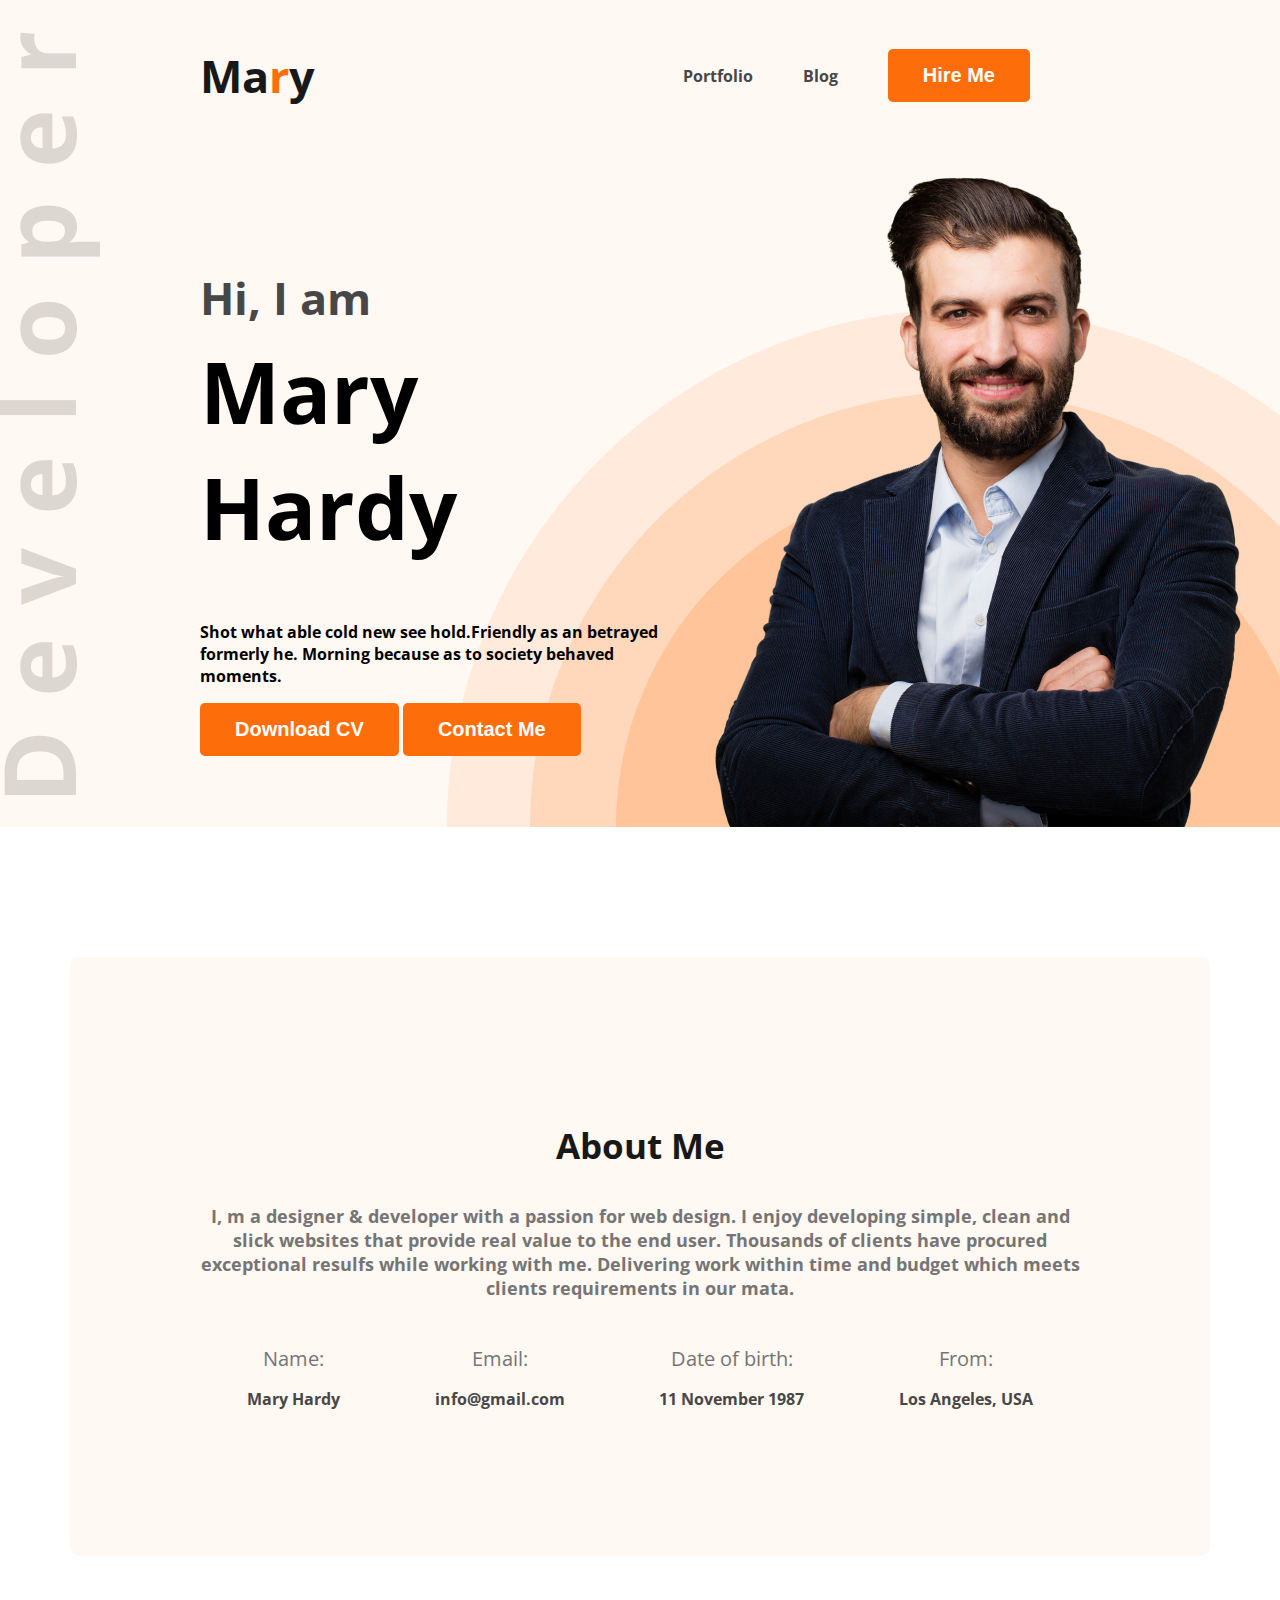
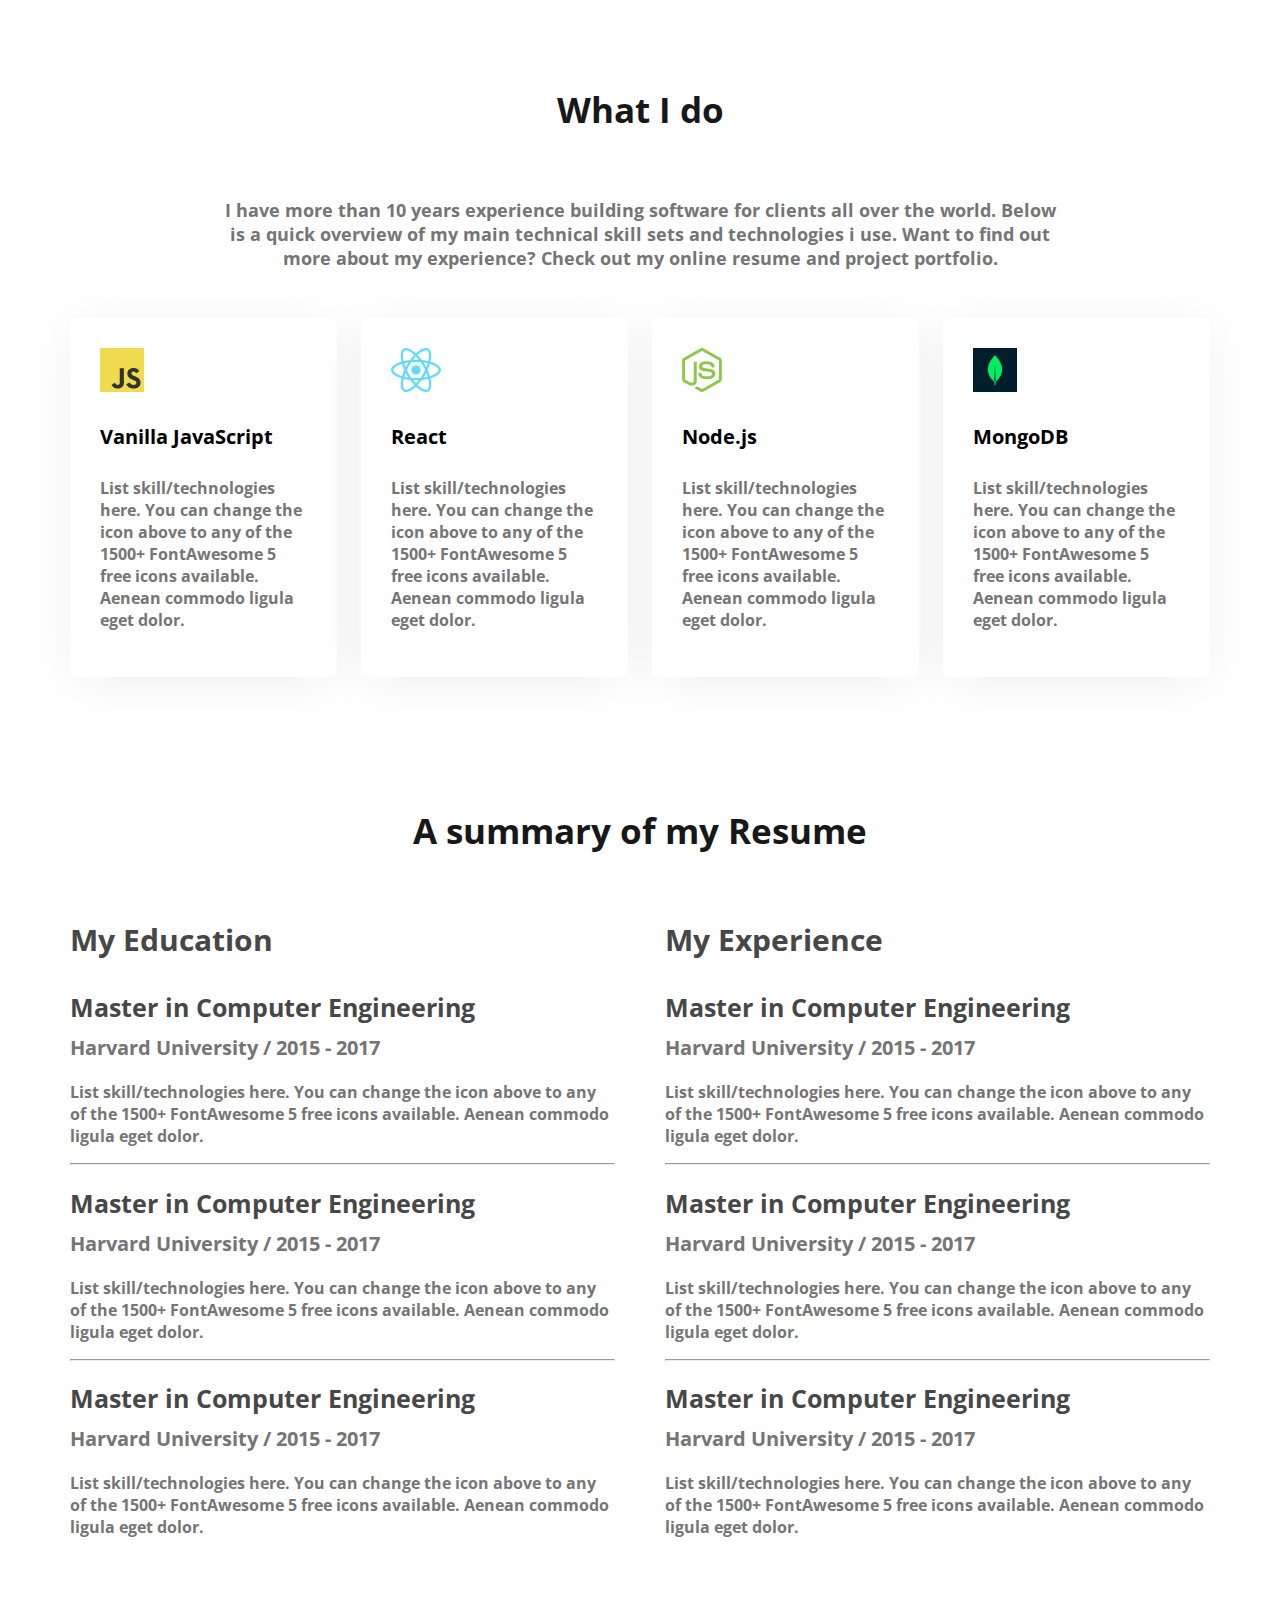
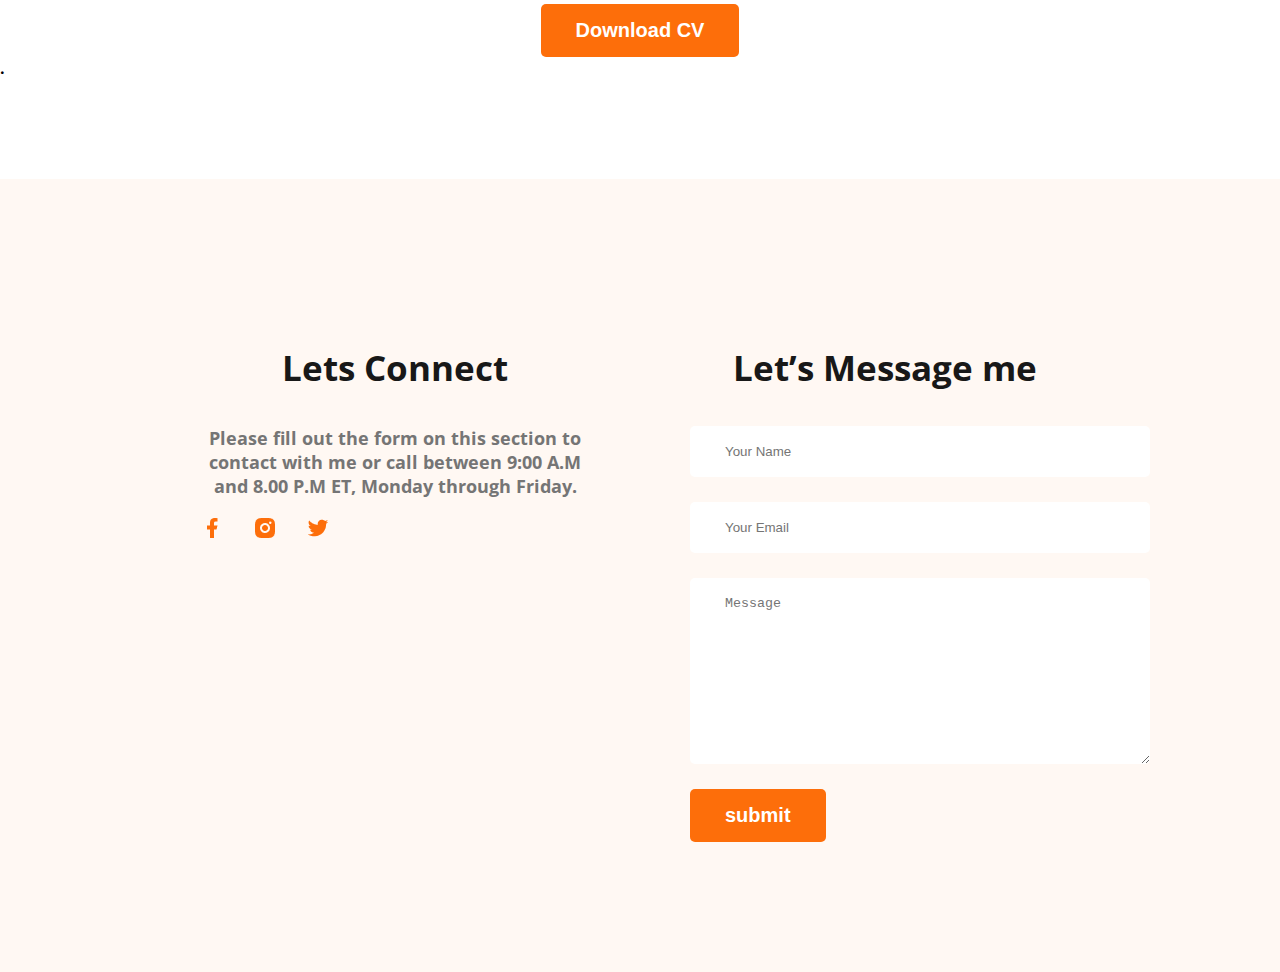
<file: index.html>
<!DOCTYPE html>
<html lang="en">
<head>
    <meta charset="UTF-8">
    <meta name="viewport" content="width=device-width, initial-scale=1.0">
    <title>Developer Portfolio</title>
    
    <link rel="preconnect" href="https://fonts.googleapis.com">
    <link rel="preconnect" href="https://fonts.gstatic.com" crossorigin>
    <link href="https://fonts.googleapis.com/css2?family=Open+Sans:ital,wght@0,800;1,800&display=swap" rel="stylesheet">  

    <link rel="stylesheet" href="Styles/portfolio.css">
    
</head>
<body>

    <header class="header">
        <nav>
            <h3 class="nav-title">Ma<span class="text-primary" >r</span>y</h3>

            <ul>
                <li> <a href="">Portfolio</a></li>
                <li><a href="">Blog</a></li>
                <li><button class="primary-btn">Hire Me</button></li>
            </ul>
        </nav>
        <div class="banner">
            <div class="banner-content" >
                <h3 class="greeting" >Hi, I  am</h3>
                <h1 class="my-name">Mary Hardy</h1>
                <p class="banner-description">Shot what able cold new see hold.Friendly as an betrayed formerly he. Morning because as to society behaved moments.
                </p>
                <button class="primary-btn">Download CV</button>
                <button class="primary-btn">Contact Me</button>
            </div>
            
            <img class="profile-pic" src="./images/hardy.png" alt="">
        </div>
    </header>

    <main>

        

        <section class="about">
            
                <h3 class="section-title">About Me</h3>
                <p class="section-description">I, m a designer & developer with a passion for web design. I enjoy developing simple, clean and slick websites that provide real value to the end user. Thousands of clients have procured exceptional resulfs while working with me. Delivering work within time and budget which meets clients requirements in our mata.</p>
            <div class="about-info-container">
                <div class="about-info">
                    <h4 class="info-title">Name:</h4>
                    <p class="info-description">Mary Hardy </p>
                </div>
                <div class="about-info">
                    <h4 class="info-title">Email:</h4>
                    <p class="info-description"> info@gmail.com</p>
                </div>
                <div class="about-info">
                    <h4 class="info-title">Date of birth:</h4>
                    <p class="info-description">11 November 1987</p>
                </div>
                <div class="about-info">
                    <h4 class="info-title">From:</h4>
                    <p class="info-description">Los Angeles, USA</p>
                </div>
            </div>
        </section>


        <section class="what-i-do">
            <h3 class="section-title">What I do</h3>
            <p id="what-i-do-description" class="section-description">I have more than 10 years experience building software for clients all over the world. Below is a quick overview of my main technical skill sets and technologies i use. Want to find out more about my experience? Check out my online resume and project portfolio.</p>


            <div class="skills-container">
                <div class="skills">
                    <img src="images/icons/js.png" alt="">
                    <h4 class="skills-title">Vanilla JavaScript</h4>
                    <p class="skills-description">List skill/technologies here. You can change the icon above to any of the 1500+ FontAwesome 5 free icons available. Aenean commodo ligula eget dolor.</p>
                </div>
                <div class="skills">
                    <img src="images/icons/react.png" alt="">
                    <h4 class="skills-title">React</h4>
                    <p class="skills-description">List skill/technologies here. You can change the icon above to any of the 1500+ FontAwesome 5 free icons available. Aenean commodo ligula eget dolor.</p>
                </div>
                <div class="skills">
                    <img src="images/icons/nodejs.png" alt="">
                    <h4 class="skills-title">Node.js</h4>
                    <p class="skills-description">List skill/technologies here. You can change the icon above to any of the 1500+ FontAwesome 5 free icons available. Aenean commodo ligula eget dolor.</p>
                </div>
                <div class="skills">
                    <img src="images/icons/mongo.png" alt="">
                    <h4 class="skills-title">MongoDB</h4>
                    <p class="skills-description">List skill/technologies here. You can change the icon above to any of the 1500+ FontAwesome 5 free icons available. Aenean commodo ligula eget dolor.</p>
                </div>
            </div>


        </section>

            <!--Resume Section-->

        <section>
            <h3 class="section-title">
                A summary of my Resume
            </h3>
            <div class="resume-container">
                <div class="resume-comlumn">
                    <h3 class="resume-column-title">My Education</h3>
                    <div class="resume-item">
                        <h2 class="resume-item-title">Master in Computer Engineering</h2>
                        <h3 class="resume-item-institute">Harvard University / 2015 - 2017</h3>
                        <p class="resume-item-description">List skill/technologies here. You can change the icon above 
                            to any of the 1500+ FontAwesome 5 free icons available. Aenean commodo ligula eget dolor.</p>
                    </div>
                    <hr>
                    <div class="resume-item">
                        <h2 class="resume-item-title">Master in Computer Engineering</h2>
                        <h3 class="resume-item-institute">Harvard University / 2015 - 2017</h3>
                        <p class="resume-item-description">List skill/technologies here. You can change the icon above 
                            to any of the 1500+ FontAwesome 5 free icons available. Aenean commodo ligula eget dolor.</p>
                    </div>
                    <hr>
                    <div class="resume-item">
                        <h2 class="resume-item-title">Master in Computer Engineering</h2>
                        <h3 class="resume-item-institute">Harvard University / 2015 - 2017</h3>
                        <p class="resume-item-description">List skill/technologies here. You can change the icon above 
                            to any of the 1500+ FontAwesome 5 free icons available. Aenean commodo ligula eget dolor.</p>
                    </div>
                    
                </div>
                <div class="resume-comlumn">
                    <h3 class="resume-column-title">My Experience</h3>
                    <div class="resume-item">
                        <h2 class="resume-item-title">Master in Computer Engineering</h2>
                        <h3 class="resume-item-institute">Harvard University / 2015 - 2017</h3>
                        <p class="resume-item-description">List skill/technologies here. You can change the icon above 
                            to any of the 1500+ FontAwesome 5 free icons available. Aenean commodo ligula eget dolor.</p>
                    </div>
                    <hr>
                    <div class="resume-item">
                        <h2 class="resume-item-title">Master in Computer Engineering</h2>
                        <h3 class="resume-item-institute">Harvard University / 2015 - 2017</h3>
                        <p class="resume-item-description">List skill/technologies here. You can change the icon above 
                            to any of the 1500+ FontAwesome 5 free icons available. Aenean commodo ligula eget dolor.</p>
                    </div>
                    <hr>
                    <div class="resume-item">
                        <h2 class="resume-item-title">Master in Computer Engineering</h2>
                        <h3 class="resume-item-institute">Harvard University / 2015 - 2017</h3>
                        <p class="resume-item-description">List skill/technologies here. You can change the icon above 
                            to any of the 1500+ FontAwesome 5 free icons available. Aenean commodo ligula eget dolor.</p>
                    </div>
                </div>
            </div>
            <div class="download-cv">
                <button class="primary-btn"> Download CV </button>
            </div>
        </section>

    </main>
.

    <footer>
        <div class="footer-column">
            <h3 class="section-title">
                Lets Connect
            </h3>
            <p class="section-description">
                Please fill out the form on this section to contact with me or call between 9:00 A.M and 8.00 P.M ET, Monday through Friday.</p>

            <div class="social-links">
            <a href=""><img src="images/icons/facebook.png" alt=""></a>
            <a href=""><img src="images/icons/insta.png" alt=""></a>
            <a href=""><img src="images/icons/twitter.png" alt=""></a>
            </div>
        </div>
        <div class="footer-column">
            <h3 class="section-title">
                Let’s Message me
            </h3>
            <form class="contact" action="">
                <input type="text" placeholder="Your Name">
                <input type="email" placeholder="Your Email" name="" id="">
                <textarea name="" placeholder="Message" id=""  cols="30" rows="10" ></textarea>
                <input type="submit" class="primary-btn" value="submit">
            </form>
        </div>
    </footer>
</body>
</html>
</file>
<file: Styles/portfolio.css>
/* common shared styles */
body{
    font-family: "Open Sans", "serif";
    font-optical-sizing: auto;
    font-weight: 700;
    margin: 0;

}

.section-title {
    color: #181818;
    font-size: 35px;
    font-weight: 700;
    text-align: center;
}
.section-description {
    font-size: 18px;
    color: #757575;
    text-align: center;
}



/* Header Related styles*/
.header {
    background-color: #FFF8F3;
    background-image: url('../images/header_bg.png') , url('../images/developer.png');
    background-repeat: no-repeat;
    background-position: bottom right , left;
}

/* Nav related styles Styles */
nav {
    display: flex;
    justify-content: space-between;
    margin: 0px 200px;
    align-items: center;
}
.text-primary {
    color: #FD6E0A;
}
.nav-title{
    color: #181818;
    font-size: 45px;
}
nav > ul {
    display: flex;
    align-items: center;
}
nav li {
    list-style: none;
    margin-right: 50px;
}
nav a {
    text-decoration: none;
    color: #474747;
}
.primary-btn {
    font-size: 20px;
    font-weight: bold;
    background-color: #FD6E0A;
    color: white;
    padding: 15px 35px;
    border-radius: 5px;
    border: none;
}
 
/* Banner related style */
.banner{
    padding: 0px 30px 0px 200px;
    display: flex;
    align-items: center;
}
.banner .profile-pic {
    background-repeat: no-repeat;
    max-width: 600px;
}
.banner .greeting {
    font-size: 45px;
    color: #474747;
    margin-bottom: 0px;
}
.banner .my-name {
    font-size: 85px;
    font-weight: 700;
    margin-top: 5px;
}
.banner-description {
    margin-top: 0px;
}

/* Main Section related styles */
main {
    max-width: 1140px;
    margin: 0 auto;
}
main section {
    margin-top: 130px;
}
/* About Section Styles*/

.about {
    padding: 130px;
    border-radius: 10px;
    background-color: #FFF8F3;
     margin: 130px 0;
}
.about-info-container {
    display: flex;
    justify-content: space-around;
}
.about-info {
    text-align: center;
}
.info-title {
    color: #757575;
    font-size: 20px;
    font-weight: normal;
    margin-bottom: 0;
}
.info-description {
    color: #474747;
    font-weight: bold; 
}

#what-i-do-description {
    padding: 30px 150px;
}
 
/* Skills related styles */

.skills-container {
    display: flex;
    gap: 24px;
    
}
.skills {
    padding: 30px;
    background: #FFFFFF;
    box-shadow: 0px 6px 50px 0 rgba(0, 0, 0, 0.06);
    border-radius: 5px;
}

.skills-title {
    font-size: 20px;
    font-weight: bold;
}

.skills-description {
    font-size: 16px;
    color: #757575;
}

/* Resume Related styles */

.resume-container {
    display: flex;
    gap: 50px;
}
.resume-column-title {
    color: #474747;
    font-size: 30px;
    font-weight: 700;
}
.resume-item-title {
    color: #474747;
    font-size: 25px;
    font-weight: bold;
    margin-bottom: 10px;
}
.resume-item-institute {
    color: #757575;
    font-size: 20px;
    margin-bottom: 20px;
    margin-top: 0px; 
}
.resume-item-description {
    color: #757575;
    font-size: 16px;
}
.download-cv {
    text-align: center;
    margin-top: 50px;
}

/* Footer related styles */
footer {
    display: flex;
    gap: 100px;
    margin-top: 100px;
    background-color: #FFF8F3;
    padding: 130px 200px;
    
}

.footer-column {
    width: 50%;
}

.social-links a {
    margin-right: 25px;
}

.contact input[type="text"], .contact input[type="email"],
textarea {
    display: block;
    margin-bottom: 25px;
    padding: 18px 35px;
    color: #757575;
    border-radius: 5px;
    background: #fff;
    border: 0;
    width: 100%;
}
</file>
